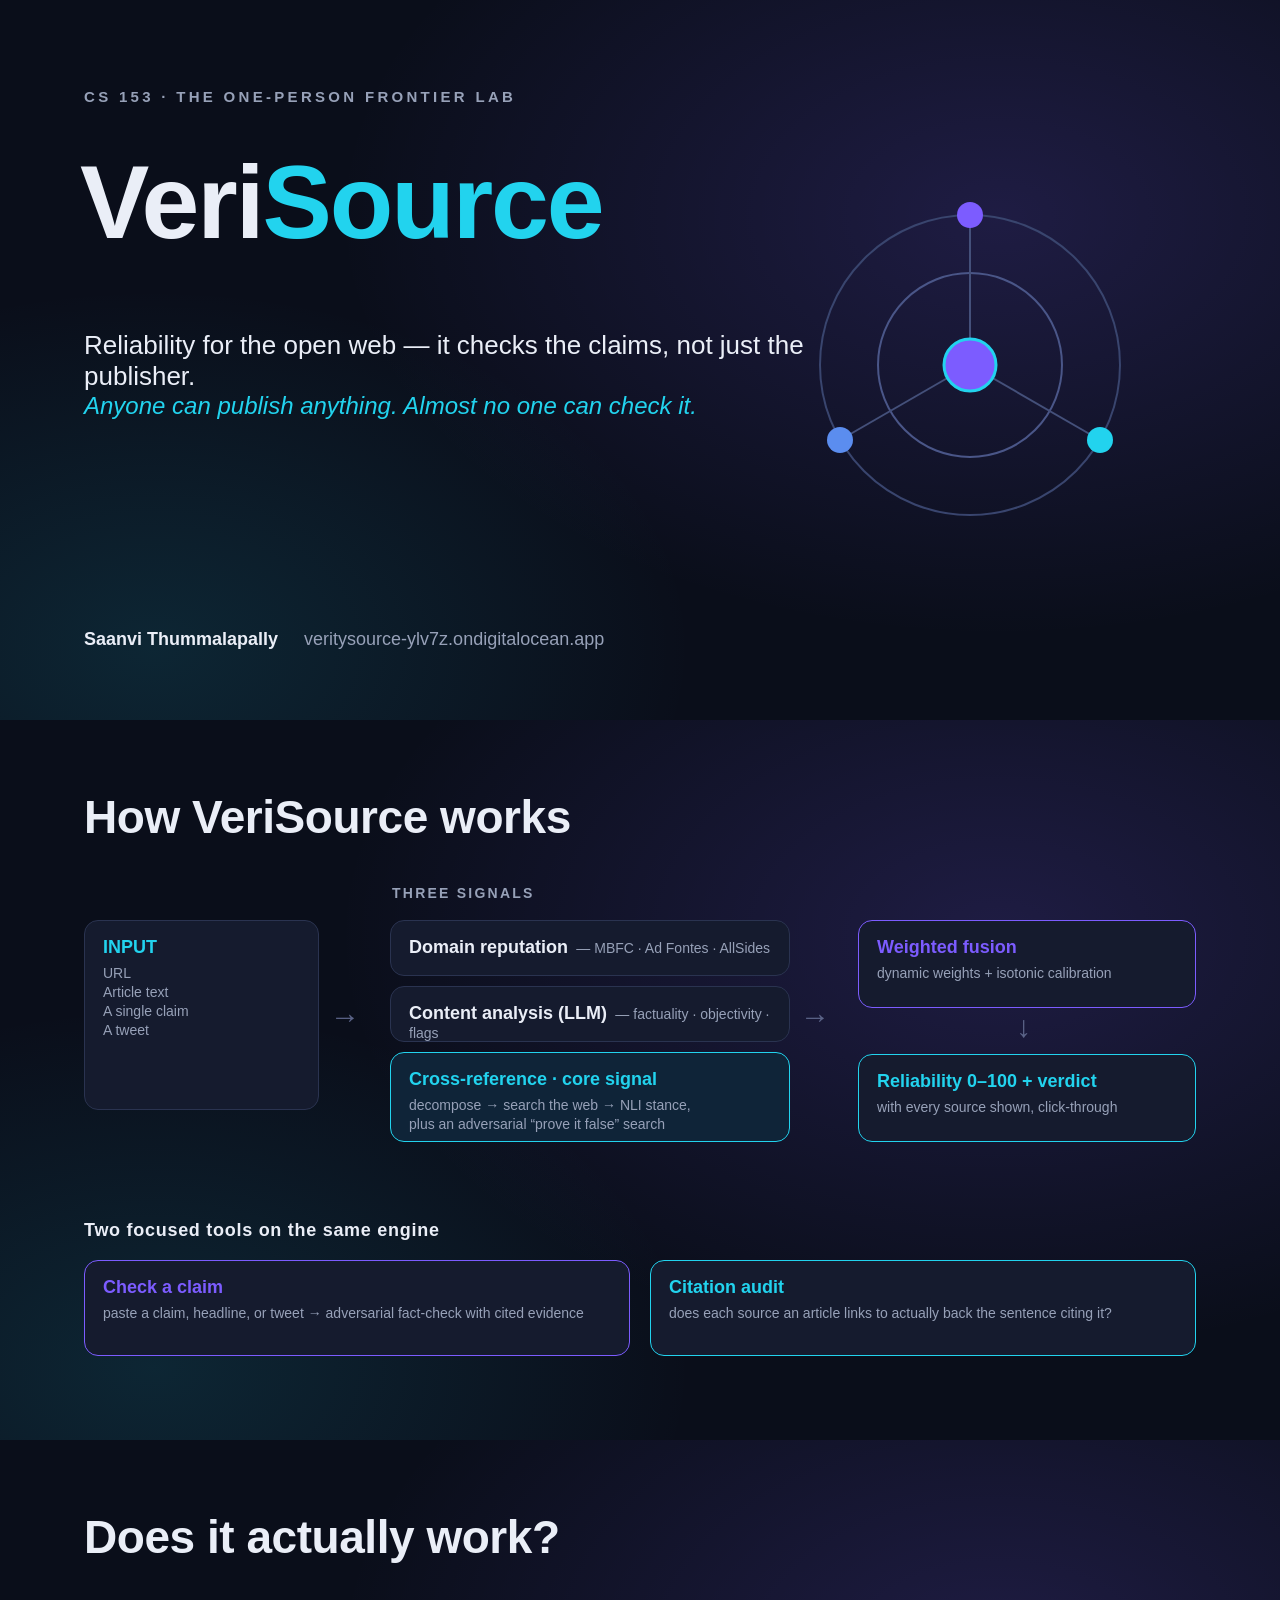
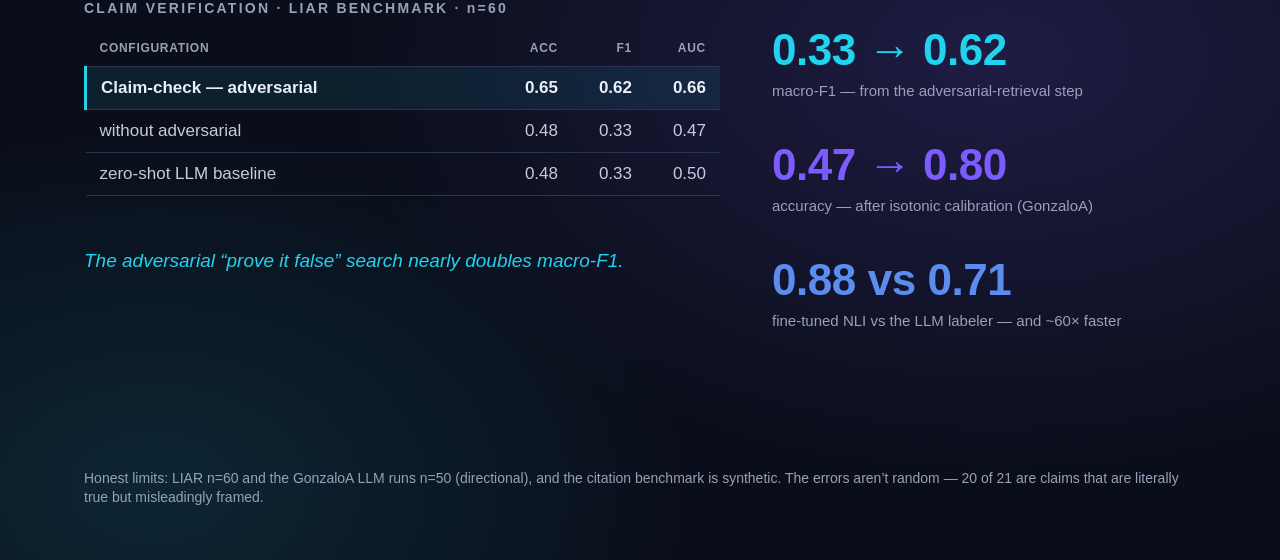
<file: docs/slides.html>
<!DOCTYPE html>
<html lang="en">
<head>
<meta charset="UTF-8" />
<meta name="viewport" content="width=1280, initial-scale=1" />
<title>VeriSource — Slides</title>
<style>
  :root{
    --bg:#0A0E1A; --card:#151B2E; --border:#2A3350; --core:#0F2438; --cyan:#22D3EE;
    --purple:#7C5CFF; --blue:#5B8DEF; --light:#EAEEF7; --muted:#97A1B8;
  }
  *{box-sizing:border-box;margin:0;padding:0;}
  html,body{background:#000;font-family:"Inter","Helvetica Neue",Arial,sans-serif;}
  .slide{
    width:1280px;height:720px;background:
      radial-gradient(1100px 700px at 78% 30%, rgba(124,92,255,.18), transparent 60%),
      radial-gradient(900px 600px at 12% 90%, rgba(34,211,238,.12), transparent 60%),
      var(--bg);
    color:var(--light);position:relative;overflow:hidden;
  }
  /* ---------- Slide 1 ---------- */
  .eyebrow{position:absolute;left:84px;top:88px;font-size:15px;letter-spacing:.22em;
    color:var(--muted);font-weight:700;}
  .wordmark{position:absolute;left:80px;top:150px;font-size:104px;font-weight:800;
    letter-spacing:-.02em;line-height:1;}
  .wordmark .src{color:var(--cyan);}
  .tagline{position:absolute;left:84px;top:330px;width:720px;font-size:26px;color:var(--light);}
  .hook{position:absolute;left:84px;top:392px;width:720px;font-size:24px;color:var(--cyan);
    font-style:italic;}
  .footer{position:absolute;left:84px;bottom:70px;font-size:18px;color:var(--muted);}
  .footer b{color:var(--light);font-weight:700;}
  .footer .url{margin-left:26px;}
  .glyph{position:absolute;right:120px;top:175px;width:380px;height:380px;}
  /* ---------- shared cards ---------- */
  .h2{position:absolute;left:84px;top:70px;font-size:46px;font-weight:800;letter-spacing:-.01em;}
  .card{position:absolute;background:var(--card);border:1px solid var(--border);
    border-radius:14px;padding:16px 18px;}
  .card .t{font-weight:700;font-size:18px;color:var(--light);margin-bottom:6px;}
  .card .s{font-size:14px;color:var(--muted);line-height:1.35;}
  .label{position:absolute;font-size:14px;letter-spacing:.16em;color:var(--muted);font-weight:700;}
  .arrow{position:absolute;color:#5b6488;font-size:30px;}
  .core{background:var(--core);border-color:var(--cyan);}
  .core .t{color:var(--cyan);}
  .accentP{border-color:var(--purple);} .accentP .t{color:var(--purple);}
  .accentC{border-color:var(--cyan);} .accentC .t{color:var(--cyan);}
  /* ---------- slide 3: numbers ---------- */
  .evaltable{width:636px;border-collapse:collapse;font-size:17px;}
  .evaltable th,.evaltable td{text-align:left;padding:11px 14px;border-bottom:1px solid var(--border);}
  .evaltable th{color:var(--muted);font-size:12px;letter-spacing:.06em;text-transform:uppercase;font-weight:700;}
  .evaltable td:not(:first-child),.evaltable th:not(:first-child){text-align:right;
    font-variant-numeric:tabular-nums;width:74px;}
  .evaltable td{color:#c4ccdd;}
  .evaltable tr.win td{background:rgba(34,211,238,.09);color:var(--light);font-weight:700;}
  .evaltable tr.win td:first-child{border-left:3px solid var(--cyan);}
  .stat{position:absolute;width:400px;}
  .stat .big{font-size:44px;font-weight:800;letter-spacing:-.01em;line-height:1.12;}
  .stat .lab{font-size:15px;color:var(--muted);margin-top:7px;line-height:1.3;}
  .caveat{position:absolute;left:84px;bottom:52px;width:1112px;font-size:14px;color:var(--muted);line-height:1.4;}
</style>
</head>
<body>

<!-- ================= SLIDE 1 ================= -->
<section class="slide" id="s1">
  <div class="eyebrow">CS 153 · THE ONE-PERSON FRONTIER LAB</div>
  <div class="wordmark">Veri<span class="src">Source</span></div>
  <div class="tagline">Reliability for the open web — it checks the claims, not just the publisher.</div>
  <div class="hook">Anyone can publish anything. Almost no one can check it.</div>
  <div class="footer"><b>Saanvi Thummalapally</b><span class="url">veritysource-ylv7z.ondigitalocean.app</span></div>
  <svg class="glyph" viewBox="0 0 380 380" fill="none" aria-hidden="true">
    <circle cx="190" cy="190" r="150" stroke="#39456E" stroke-width="2"/>
    <circle cx="190" cy="190" r="92" stroke="#4A5688" stroke-width="2"/>
    <line x1="190" y1="190" x2="190" y2="40"  stroke="#44507A" stroke-width="2"/>
    <line x1="190" y1="190" x2="60"  y2="265" stroke="#44507A" stroke-width="2"/>
    <line x1="190" y1="190" x2="320" y2="265" stroke="#44507A" stroke-width="2"/>
    <circle cx="190" cy="40"  r="13" fill="#7C5CFF"/>
    <circle cx="60"  cy="265" r="13" fill="#5B8DEF"/>
    <circle cx="320" cy="265" r="13" fill="#22D3EE"/>
    <circle cx="190" cy="190" r="26" fill="#7C5CFF" stroke="#22D3EE" stroke-width="3"/>
  </svg>
</section>

<!-- ================= SLIDE 2 ================= -->
<section class="slide" id="s2">
  <div class="h2">How VeriSource works</div>

  <!-- input -->
  <div class="card" style="left:84px;top:200px;width:235px;height:190px;">
    <div class="t" style="color:var(--cyan)">INPUT</div>
    <div class="s">URL<br/>Article text<br/>A single claim<br/>A tweet</div>
  </div>
  <div class="arrow" style="left:330px;top:280px;">→</div>

  <!-- three signals -->
  <div class="label" style="left:392px;top:165px;">THREE SIGNALS</div>
  <div class="card" style="left:390px;top:200px;width:400px;height:56px;">
    <div class="t" style="margin:0;display:inline">Domain reputation</div>
    <span class="s"> &nbsp;— MBFC · Ad Fontes · AllSides</span>
  </div>
  <div class="card" style="left:390px;top:266px;width:400px;height:56px;">
    <div class="t" style="margin:0;display:inline">Content analysis (LLM)</div>
    <span class="s"> &nbsp;— factuality · objectivity · flags</span>
  </div>
  <div class="card core" style="left:390px;top:332px;width:400px;height:90px;">
    <div class="t">Cross-reference · core signal</div>
    <div class="s">decompose → search the web → NLI stance,<br/>plus an adversarial “prove it false” search</div>
  </div>
  <div class="arrow" style="left:800px;top:280px;">→</div>

  <!-- fuse + score -->
  <div class="card accentP" style="left:858px;top:200px;width:338px;height:88px;">
    <div class="t">Weighted fusion</div>
    <div class="s">dynamic weights + isotonic calibration</div>
  </div>
  <div class="arrow" style="left:1010px;top:292px;transform:rotate(90deg);">→</div>
  <div class="card accentC" style="left:858px;top:334px;width:338px;height:88px;">
    <div class="t">Reliability 0–100 + verdict</div>
    <div class="s">with every source shown, click-through</div>
  </div>

  <!-- tools -->
  <div class="label" style="left:84px;top:500px;letter-spacing:.04em;font-size:18px;color:var(--light);">Two focused tools on the same engine</div>
  <div class="card accentP" style="left:84px;top:540px;width:546px;height:96px;">
    <div class="t">Check a claim</div>
    <div class="s">paste a claim, headline, or tweet → adversarial fact-check with cited evidence</div>
  </div>
  <div class="card accentC" style="left:650px;top:540px;width:546px;height:96px;">
    <div class="t">Citation audit</div>
    <div class="s">does each source an article links to actually back the sentence citing it?</div>
  </div>
</section>

<!-- ================= SLIDE 3 — NUMBERS ================= -->
<section class="slide" id="s3">
  <div class="h2">Does it actually work?</div>

  <!-- LIAR ablation table -->
  <div class="label" style="left:84px;top:160px;">CLAIM VERIFICATION · LIAR BENCHMARK · n=60</div>
  <table class="evaltable" style="position:absolute;left:84px;top:190px;">
    <tr><th>configuration</th><th>acc</th><th>F1</th><th>AUC</th></tr>
    <tr class="win"><td>Claim-check — adversarial</td><td>0.65</td><td>0.62</td><td>0.66</td></tr>
    <tr><td>without adversarial</td><td>0.48</td><td>0.33</td><td>0.47</td></tr>
    <tr><td>zero-shot LLM baseline</td><td>0.48</td><td>0.33</td><td>0.50</td></tr>
  </table>
  <div style="position:absolute;left:84px;top:410px;width:636px;color:var(--cyan);font-size:19px;font-style:italic;">
    The adversarial “prove it false” search nearly doubles macro-F1.
  </div>

  <!-- stat callouts -->
  <div class="stat" style="left:772px;top:185px;">
    <div class="big" style="color:var(--cyan)">0.33 → 0.62</div>
    <div class="lab">macro-F1 — from the adversarial-retrieval step</div>
  </div>
  <div class="stat" style="left:772px;top:300px;">
    <div class="big" style="color:var(--purple)">0.47 → 0.80</div>
    <div class="lab">accuracy — after isotonic calibration (GonzaloA)</div>
  </div>
  <div class="stat" style="left:772px;top:415px;">
    <div class="big" style="color:var(--blue)">0.88 vs 0.71</div>
    <div class="lab">fine-tuned NLI vs the LLM labeler — and ~60× faster</div>
  </div>

  <div class="caveat">
    Honest limits: LIAR n=60 and the GonzaloA LLM runs n=50 (directional), and the citation benchmark is
    synthetic. The errors aren’t random — 20 of 21 are claims that are literally true but misleadingly framed.
  </div>
</section>

</body>
</html>
</file>
